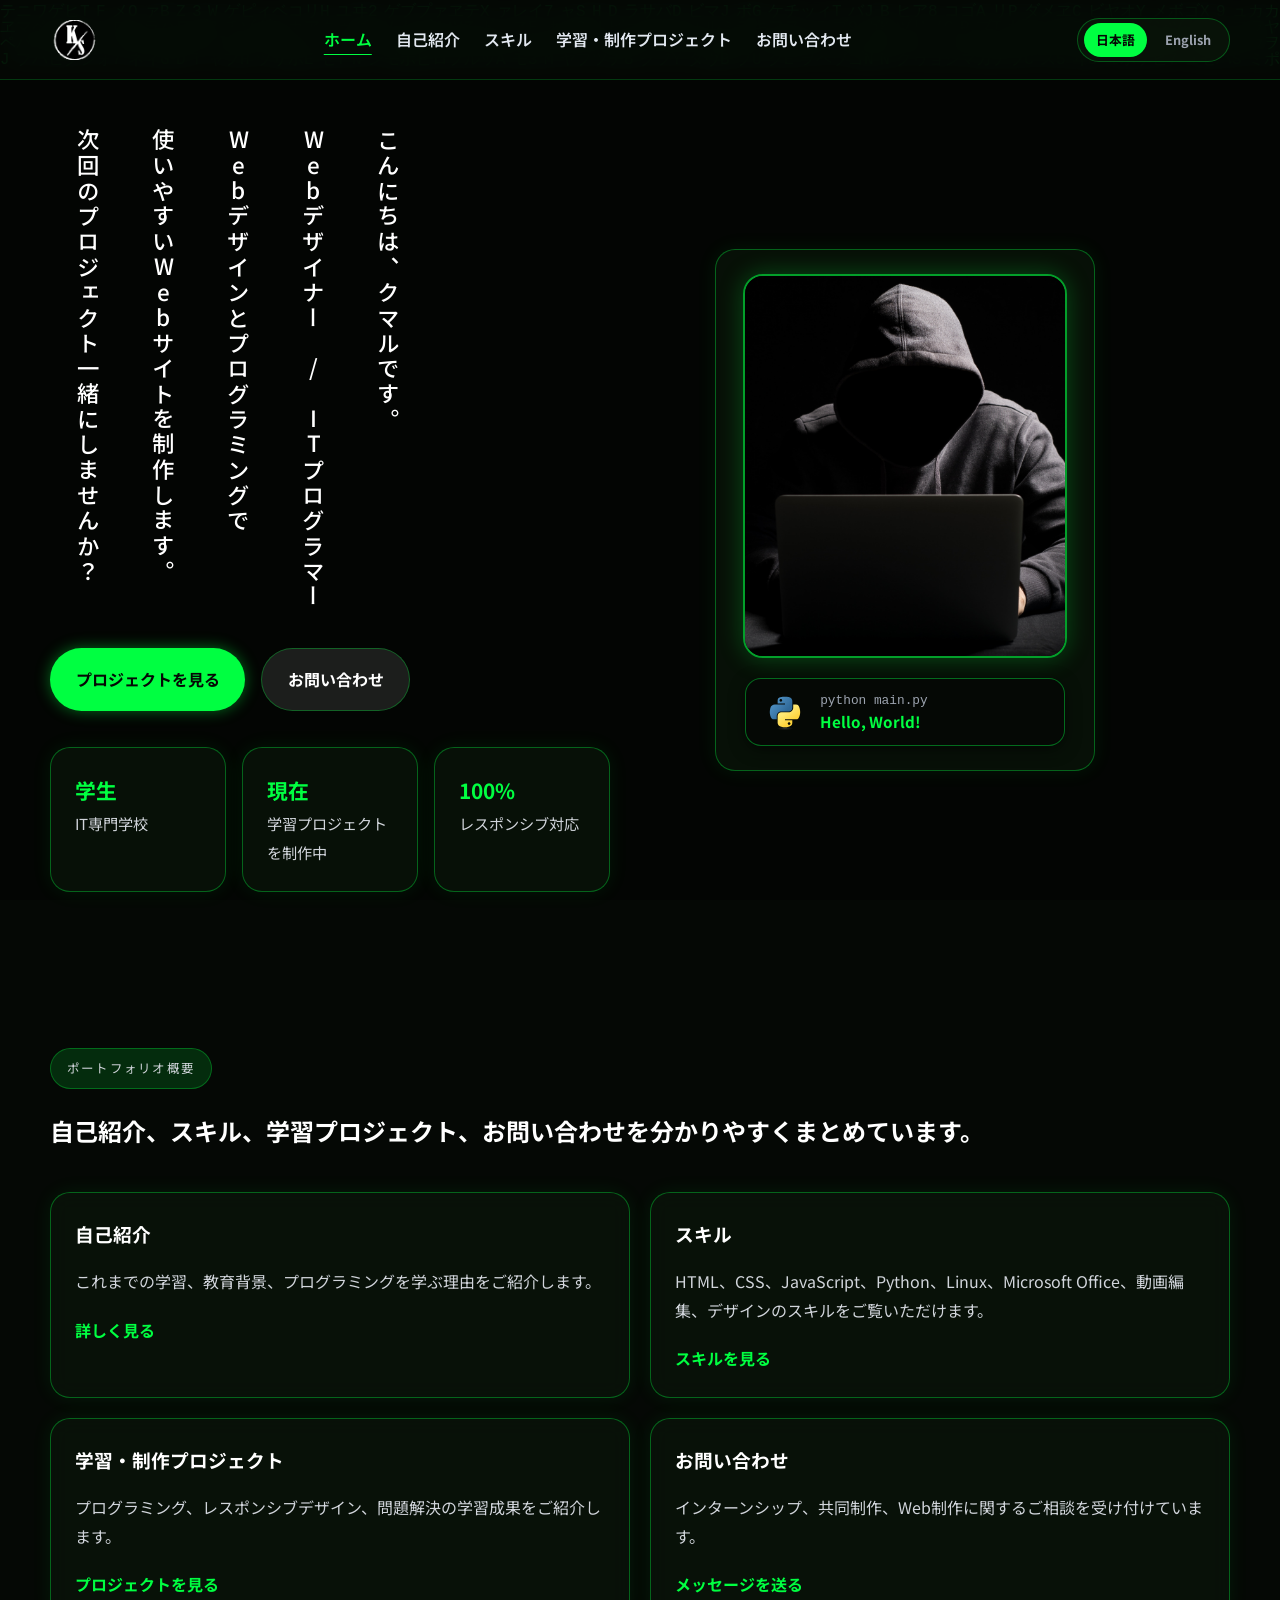
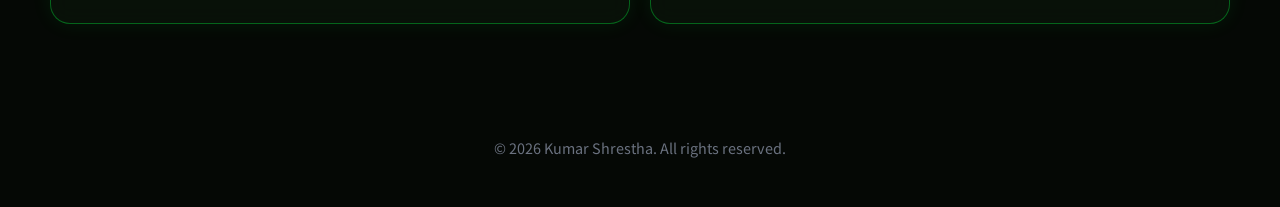
<file: index.html>
<!DOCTYPE html>
<html lang="ja">

<head>
  <meta charset="utf-8" />
  <meta content="width=device-width, initial-scale=1.0" name="viewport" />
  <title>Home | Kumar Shrestha</title>
  <link href="images/favicon.png" rel="icon" />
  <link rel="preconnect" href="https://fonts.googleapis.com" />
  <link rel="preconnect" href="https://fonts.gstatic.com" crossorigin />
  <link
    href="https://fonts.googleapis.com/css2?family=Inter:wght@400;500;600;700&family=Noto+Sans+JP:wght@400;500;600;700&display=swap"
    rel="stylesheet" />
  <link href="css/styles.css" rel="stylesheet" />
</head>

<body class="page page-home" data-page="home">
  <!-- Live Matrix Background Canvas -->
  <canvas id="matrix-canvas"></canvas>

  <!-- Navigation Header -->
  <header class="site-header">
    <div class="container header-inner">
      <a class="logo" href="index.html"><img alt="Kumar Shrestha logo" src="images/logo_header.png" /></a>
      <!-- Hamburger Button -->
      <button class="menu-btn" aria-label="Toggle navigation">
        ☰
      </button>

      <nav aria-label="Primary navigation" class="nav-links" data-i18n-aria-label="nav.ariaLabel">
        <a class="active" data-i18n="nav.home" href="index.html">Home</a>
        <a data-i18n="nav.about" href="about.html">About</a>
        <a data-i18n="nav.skills" href="skills.html">Skills</a>
        <a data-i18n="nav.projects" href="projects.html">Learning Projects</a>
        <a data-i18n="nav.contact" href="contact.html">Contact</a>
      </nav>
      <div aria-label="Language selection" class="language-switcher" data-i18n-aria-label="language.ariaLabel">
        <button aria-pressed="false" class="language-button" data-lang="ja" type="button">日本語</button>
        <button aria-pressed="false" class="language-button" data-lang="en" type="button">English</button>
      </div>
    </div>
  </header>

  <main>
    <!-- Hero Section -->
    <section class="hero-section">
      <div class="container hero-grid">

        <!-- Left Copy Side -->
        <div class="hero-copy">
          <div class="hero-vertical-text">
            <p data-i18n="home.hero.greeting">こんにちは、クマルです。</p>
            <p data-i18n="home.hero.role">Webデザイナー / ITプログラマー</p>
            <p data-i18n="home.hero.line1">Webデザインとプログラミングで</p>
            <p data-i18n="home.hero.line2">使いやすいWebサイトを制作します。</p>
            <p data-i18n="home.hero.line3">次回のプロジェクトー緒にしませんか？</p>
          </div>

          <!-- Action Buttons -->
          <div class="hero-actions">
            <a class="button primary" data-i18n="home.viewProjects" href="projects.html">View My Projects</a>
            <a class="button secondary" data-i18n="home.contactMe" href="contact.html">Contact Me</a>
          </div>

          <!-- Quick Stats Cards -->
          <div class="hero-meta">
            <article class="meta-item">
              <strong data-i18n="home.meta.studentTitle">Student</strong>
              <span data-i18n="home.meta.studentText">Vocational School</span>
            </article>
            <article class="meta-item">
              <strong data-i18n="home.meta.currentTitle">Currently</strong>
              <span data-i18n="home.meta.currentText">Learning projects</span>
            </article>
            <article class="meta-item">
              <strong data-i18n="home.meta.responsiveTitle">100%</strong>
              <span data-i18n="home.meta.responsiveText">Responsive design</span>
            </article>
          </div>
        </div>

        <!-- Right Side: Hooded Hacker Profile & Code Badge -->
        <div class="hero-visual">
          <div class="visual-card"
            style="display: flex; flex-direction: column; align-items: center; padding: 1.5rem; width: 100%; max-width: 380px; box-sizing: border-box;">

            <!-- Profile Image -->
            <img alt="Kumar Shrestha" src="images/profile_hooded.jpeg" class="hero-profile-img"
              style="width: 100%; max-width: 320px; height: 380px; object-fit: cover; border-radius: 20px; border: 2px solid rgba(0, 255, 65, 0.6); box-shadow: 0 0 25px rgba(0, 255, 65, 0.25); margin-bottom: 1.25rem;" />

            <!-- Code Badge (Forced Flex Alignment) -->
            <div class="code-badge"
              style="display: flex !important; flex-direction: row !important; align-items: center !important; justify-content: flex-start !important; gap: 1rem !important; width: 100% !important; max-width: 320px !important; padding: 0.85rem 1.25rem !important; border-radius: 16px !important; background: #050805 !important; border: 1px solid rgba(0, 255, 65, 0.4) !important; box-shadow: 0 4px 15px rgba(0, 0, 0, 0.5) !important; box-sizing: border-box !important; position: relative !important; overflow: hidden !important;">

              <!-- Python Logo -->
              <img alt="Python icon" src="images/python_icon.svg"
                style="width: 38px !important; height: 38px !important; min-width: 38px !important; min-height: 38px !important; object-fit: contain !important; flex-shrink: 0 !important; margin: 0 !important;" />

              <!-- Text Container -->
              <div
                style="display: flex !important; flex-direction: column !important; align-items: flex-start !important; justify-content: center !important; text-align: left !important; margin: 0 !important; padding: 0 !important;">
                <p
                  style="margin: 0 !important; padding: 0 !important; color: #9ca3af !important; font-size: 0.8rem !important; font-family: monospace !important; line-height: 1.2 !important; white-space: nowrap !important;">
                  python main.py</p>
                <strong
                  style="margin: 0.25rem 0 0 0 !important; padding: 0 !important; color: #00ff41 !important; font-size: 0.95rem !important; font-weight: 700 !important; line-height: 1.2 !important; white-space: nowrap !important;">Hello,
                  World!</strong>
              </div>

            </div>

          </div>
        </div>

      </div>
    </section>

    <!-- Overview Cards -->
    <section class="section home-overview">
      <div class="container">
        <div class="section-heading">
          <p class="eyebrow" data-i18n="home.overviewEyebrow">Portfolio overview</p>
          <h2 data-i18n="home.overviewTitle">Pages that tell my story, show my skills, learning projects, and make it
            easy to connect.</h2>
        </div>
        <div class="home-feature-grid">
          <article class="home-feature-card">
            <h3 data-i18n="home.card.aboutTitle">About me</h3>
            <p data-i18n="home.card.aboutText">Learn about my journey, education, and what drives my work.</p>
            <a data-i18n="home.card.aboutLink" href="about.html">Learn more</a>
          </article>
          <article class="home-feature-card">
            <h3 data-i18n="home.card.skillsTitle">Skill set</h3>
            <p data-i18n="home.card.skillsText">Review strengths in HTML, CSS, JavaScript, Python, Linux, Microsoft
              Office tools, Video Editing, and Design.</p>
            <a data-i18n="home.card.skillsLink" href="skills.html">View skills</a>
          </article>
          <article class="home-feature-card">
            <h3 data-i18n="home.card.projectsTitle">Learning Projects</h3>
            <p data-i18n="home.card.projectsText">Browse my learning projects that highlight responsive design and real
              problem solving.</p>
            <a data-i18n="home.card.projectsLink" href="projects.html">Explore projects</a>
          </article>
          <article class="home-feature-card">
            <h3 data-i18n="home.card.contactTitle">Contact</h3>
            <p data-i18n="home.card.contactText">Get in touch for collaborations, internships, or freelance web
              work.<br /> Feel free to reach out!</p>
            <a data-i18n="home.card.contactLink" href="contact.html">Send a message</a>
          </article>
        </div>
      </div>
    </section>
  </main>

  <footer class="site-footer">
    <div class="container footer-inner">
      <p data-i18n="footer.copyright">© 2026 Kumar Shrestha. All rights reserved.</p>
    </div>
  </footer>

  <button type="button" id="back-to-top" class="back-to-top" aria-label="Back to top" title="Back to top">↑</button>

  <script src="js/translations.js"></script>
  <script src="js/script.js"></script>
</body>

</html>
</file>
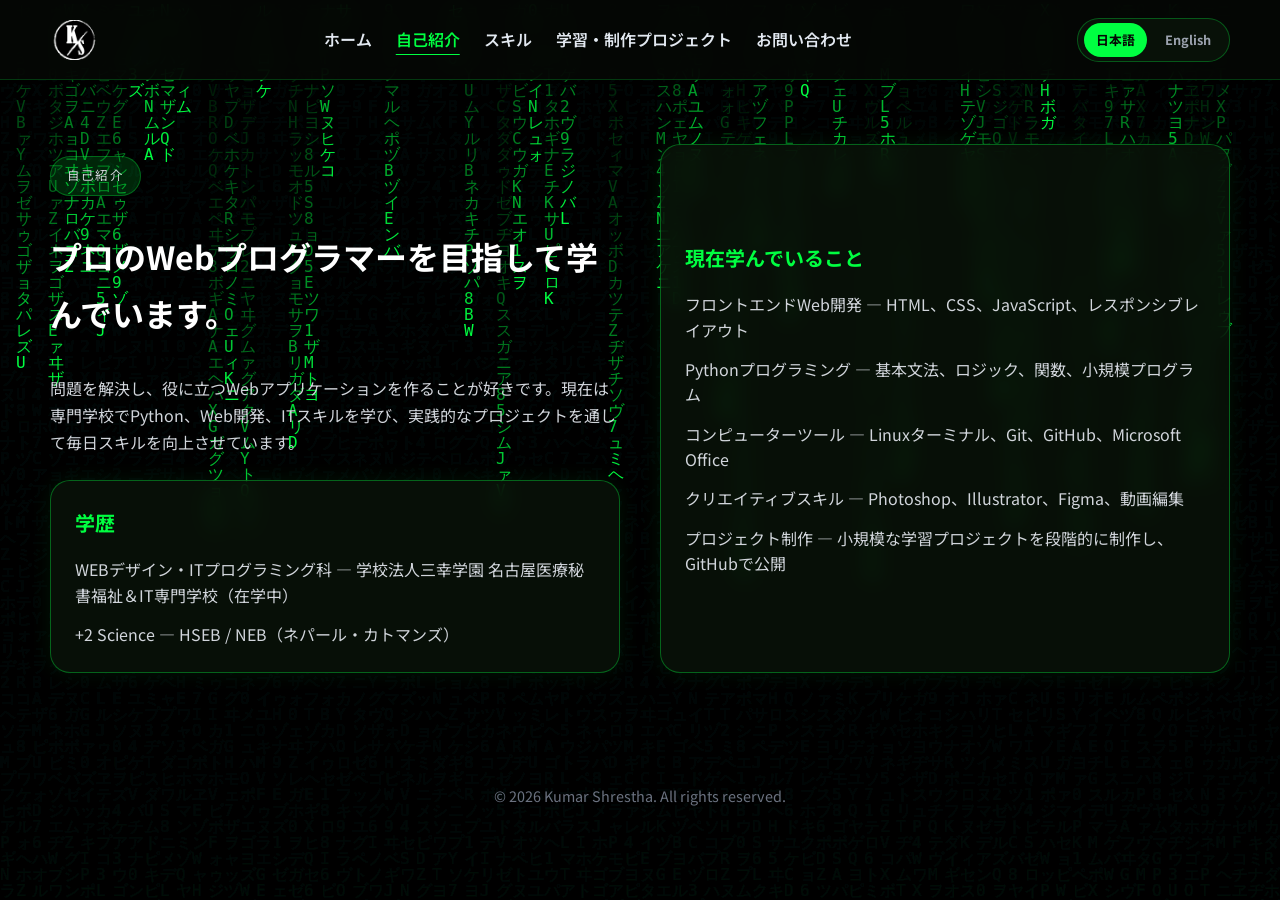
<file: about.html>
<!DOCTYPE html>
<html lang="ja">

<head>
  <meta charset="utf-8" />
  <meta content="width=device-width, initial-scale=1.0" name="viewport" />
  <title>About | Kumar Shrestha</title>
  <link href="images/favicon.png" rel="icon" />
  <link rel="preconnect" href="https://fonts.googleapis.com" />
  <link rel="preconnect" href="https://fonts.gstatic.com" crossorigin />
  <link
    href="https://fonts.googleapis.com/css2?family=Inter:wght@400;500;600;700&family=Noto+Sans+JP:wght@400;500;600;700&display=swap"
    rel="stylesheet" />
  <link href="css/styles.css" rel="stylesheet" />
</head>

<body class="page page-about" data-page="about">
  <canvas id="matrix-canvas"></canvas>

  <header class="site-header">
    <div class="container header-inner">
      <a class="logo" href="index.html"><img alt="KS logo" src="images/logo_header.png" /></a>
      <!-- Hamburger Button -->
      <button class="menu-btn" aria-label="Toggle navigation">
        ☰
      </button>
<nav aria-label="Primary navigation" class="nav-links" data-i18n-aria-label="nav.ariaLabel">
        <a data-i18n="nav.home" href="index.html">Home</a>
        <a class="active" data-i18n="nav.about" href="about.html">About</a>
        <a data-i18n="nav.skills" href="skills.html">Skills</a>
        <a data-i18n="nav.projects" href="projects.html">Learning Projects</a>
        <a data-i18n="nav.contact" href="contact.html">Contact</a>
      </nav>
      <div aria-label="Language selection" class="language-switcher" data-i18n-aria-label="language.ariaLabel">
        <button aria-pressed="false" class="language-button" data-lang="ja" type="button">日本語</button>
        <button aria-pressed="false" class="language-button" data-lang="en" type="button">English</button>
      </div>
    </div>
  </header>

  <main>
    <section class="section about-section">
      <div class="container about-grid">

        <!-- Left Column: Intro + Education -->
        <div class="about-text">
          <p class="eyebrow" data-i18n="about.eyebrow">About Me</p>
          <h1 data-i18n="about.title">プロのWebプログラマーを目指して学んでいます。</h1>
          <p data-i18n="about.intro">
            問題を解決し、役に立つWebアプリケーションを作ることが好きです。現在は専門学校で Python、Web開発、ITスキルを学び、実践的なプロジェクトを通して毎日スキルを向上させています。
          </p>

          <!-- Moved Education Card to Left Column -->
          <article class="info-card education-card">
            <h3 data-i18n="about.educationTitle">学歴</h3>
            <ul>
              <li data-i18n="about.educationSchool">WEBデザイン・ITプログラミング科 — 学校法人三幸学園 名古屋医療秘書福祉＆IT専門学校（在学中）</li>
              <li data-i18n="about.educationNepal">+2 Science — HSEB / NEB（ネパール・カトマンズ）</li>
            </ul>
          </article>
        </div>

        <!-- Right Column: Currently Learning Only -->
        <div class="cards-grid">
          <article class="info-card learning-card">
            <h3 data-i18n="about.learningTitle">現在学んでいること</h3>
            <ul>
              <li data-i18n="about.learningFrontend">フロントエンドWeb開発 — HTML、CSS、JavaScript、レスポンシブレイアウト</li>
              <li data-i18n="about.learningPython">Pythonプログラミング — 基本文法、ロジック、関数、小規模プログラム</li>
              <li data-i18n="about.learningTools">コンピューターツール — Linuxターミナル、Git、GitHub、Microsoft Office</li>
              <li data-i18n="about.learningCreative">クリエイティブスキル — Photoshop、Illustrator、Figma、動画編集</li>
              <li data-i18n="about.learningProjects">プロジェクト制作 — 小規模な学習プロジェクトを段階的に制作し、GitHubで公開</li>
            </ul>
          </article>
        </div>

      </div>
    </section>
  </main>

  <footer class="site-footer">
    <div class="container footer-inner">
      <p data-i18n="footer.copyright">© 2026 Kumar Shrestha. All rights reserved.</p>
    </div>
  </footer>

  <button type="button" id="back-to-top" class="back-to-top" aria-label="Back to top" title="Back to top">↑</button>

  <script src="js/translations.js"></script>
  <script src="js/script.js"></script>
</body>

</html>
</file>
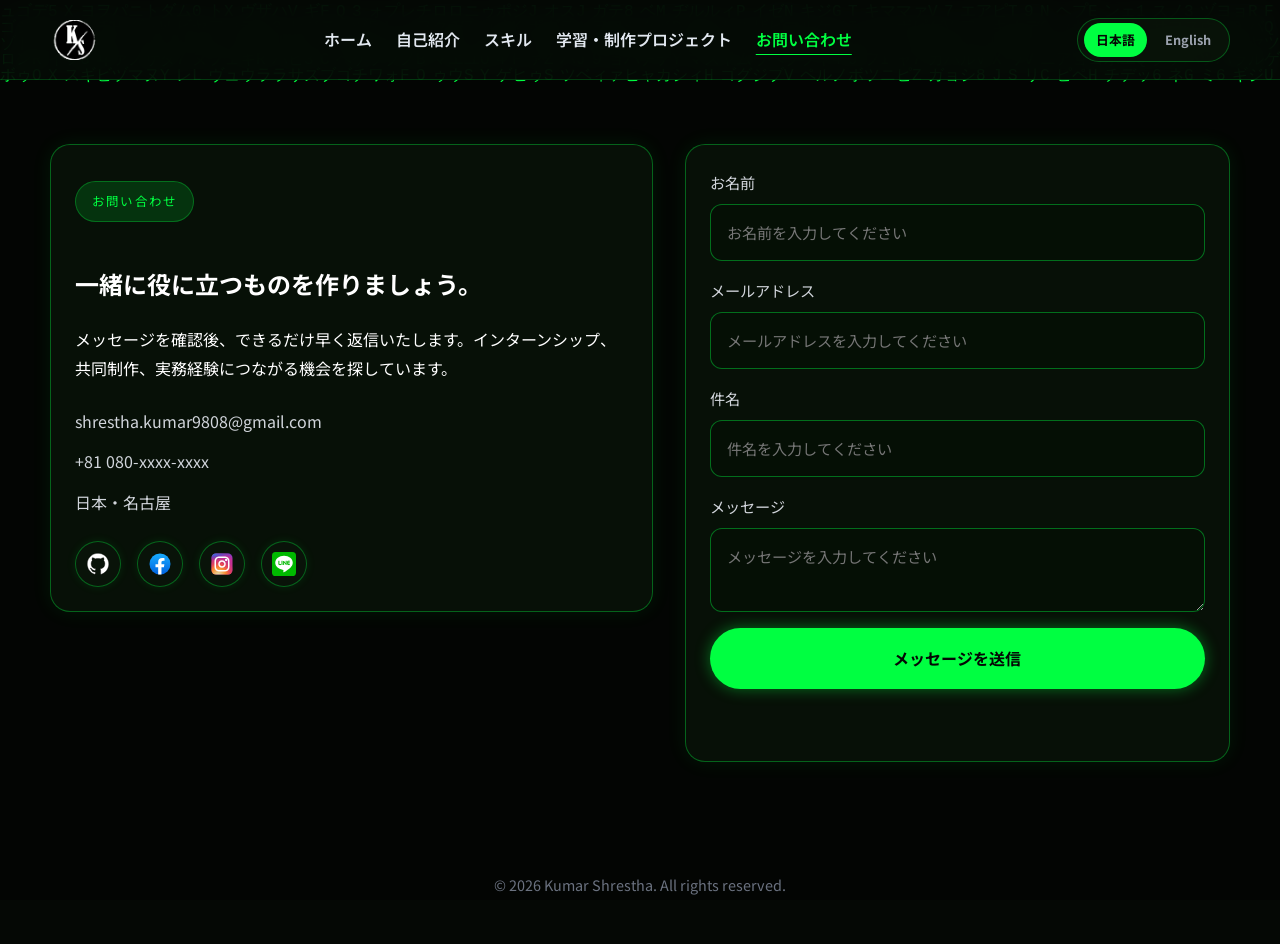
<file: contact.html>
<!DOCTYPE html>
<html lang="ja">

<head>
  <meta charset="utf-8" />
  <meta content="width=device-width, initial-scale=1.0" name="viewport" />
  <title>Contact | Kumar Shrestha</title>
  <link href="images/favicon.png" rel="icon" />
  <link rel="preconnect" href="https://fonts.googleapis.com" />
  <link rel="preconnect" href="https://fonts.gstatic.com" crossorigin />
  <link
    href="https://fonts.googleapis.com/css2?family=Inter:wght@400;500;600;700&family=Noto+Sans+JP:wght@400;500;600;700&display=swap"
    rel="stylesheet" />
  <link href="css/styles.css" rel="stylesheet" />
</head>

<body class="page page-contact" data-page="contact">
  <canvas id="matrix-canvas"></canvas>

  <header class="site-header">
    <div class="container header-inner">
      <a class="logo" href="index.html"><img alt="KS logo" src="images/logo_header.png" /></a>

      <!-- Hamburger Button -->
      <button class="menu-btn" aria-label="Toggle navigation">
        ☰
      </button>

      <nav aria-label="Primary navigation" class="nav-links" data-i18n-aria-label="nav.ariaLabel">
        <a data-i18n="nav.home" href="index.html">Home</a>
        <a data-i18n="nav.about" href="about.html">About</a>
        <a data-i18n="nav.skills" href="skills.html">Skills</a>
        <a data-i18n="nav.projects" href="projects.html">Learning Projects</a>
        <a class="active" data-i18n="nav.contact" href="contact.html">Contact</a>
      </nav>
      <div aria-label="Language selection" class="language-switcher" data-i18n-aria-label="language.ariaLabel">
        <button aria-pressed="false" class="language-button" data-lang="ja" type="button">日本語</button>
        <button aria-pressed="false" class="language-button" data-lang="en" type="button">English</button>
      </div>
    </div>
  </header>

  <main>
    <section class="section contact-section">
      <div class="container contact-grid">
        <div class="contact-panel">
          <p class="eyebrow" data-i18n="contact.eyebrow">Get in touch</p>
          <h1 data-i18n="contact.title">Let’s build something great together.</h1>
          <p data-i18n="contact.intro">
            Send a message and I’ll reply as soon as possible. I’m available for freelance work, internships, and
            collaborations.
          </p>
          <ul class="contact-list">
            <li>shrestha.kumar9808@gmail.com</li>
            <li>+81 080-xxxx-xxxx</li>
            <li data-i18n="contact.location">Nagoya, Japan</li>
          </ul>
          <div class="social-links">
            <a aria-label="GitHub" href="https://github.com/s1oadkl" target="_blank"><img alt="GitHub"
                src="images/github_icon.svg" /></a>
            <a aria-label="Facebook" href="https://www.facebook.com/YOUR-FACEBOOK-USERNAME" target="_blank"><img
                alt="Facebook" src="images/facebook_icon.svg" /></a>
            <a aria-label="Instagram" href="https://www.instagram.com/YOUR-INSTAGRAM-USERNAME" target="_blank"><img
                alt="Instagram" src="images/instagram_icon.svg" /></a>
            <a aria-label="LINE" href="https://line.me/ti/p/YOUR-LINE-ID" target="_blank"><img alt="LINE"
                src="images/line_icon.svg" /></a>
          </div>
        </div>

        <form id="contact-form" class="contact-form" action="https://formspree.io/f/xbdnkywj" method="POST">
          <label>
            <span data-i18n="contact.name">Name</span>
            <input type="text" name="name" placeholder="Your Name" data-i18n-placeholder="contact.namePlaceholder"
              autocomplete="name" required />
          </label>
          <label>
            <span data-i18n="contact.email">Email</span>
            <input type="email" name="email" placeholder="Your Email" data-i18n-placeholder="contact.emailPlaceholder"
              autocomplete="email" required />
          </label>
          <label>
            <span data-i18n="contact.subject">Subject</span>
            <input type="text" name="subject" placeholder="Your Subject"
              data-i18n-placeholder="contact.subjectPlaceholder" required />
          </label>
          <label>
            <span data-i18n="contact.message">Message</span>
            <textarea name="message" placeholder="Your Message" data-i18n-placeholder="contact.messagePlaceholder"
              required></textarea>
          </label>

          <div class="form-honeypot" aria-hidden="true">
            <label>
              Do not fill in this field
              <input type="text" name="_gotcha" tabindex="-1" autocomplete="off" />
            </label>
          </div>

          <button type="submit" class="button primary" data-i18n="contact.send">Send Message</button>
          <p id="form-status" class="form-status" role="status" aria-live="polite"></p>
        </form>
      </div>
    </section>
  </main>

  <footer class="site-footer">
    <div class="container footer-inner">
      <p data-i18n="footer.copyright">© 2026 Kumar Shrestha. All rights reserved.</p>
    </div>
  </footer>

  <button type="button" id="back-to-top" class="back-to-top" aria-label="Back to top" title="Back to top">↑</button>

  <script src="js/translations.js"></script>
  <script src="js/script.js"></script>
</body>

</html>
</file>
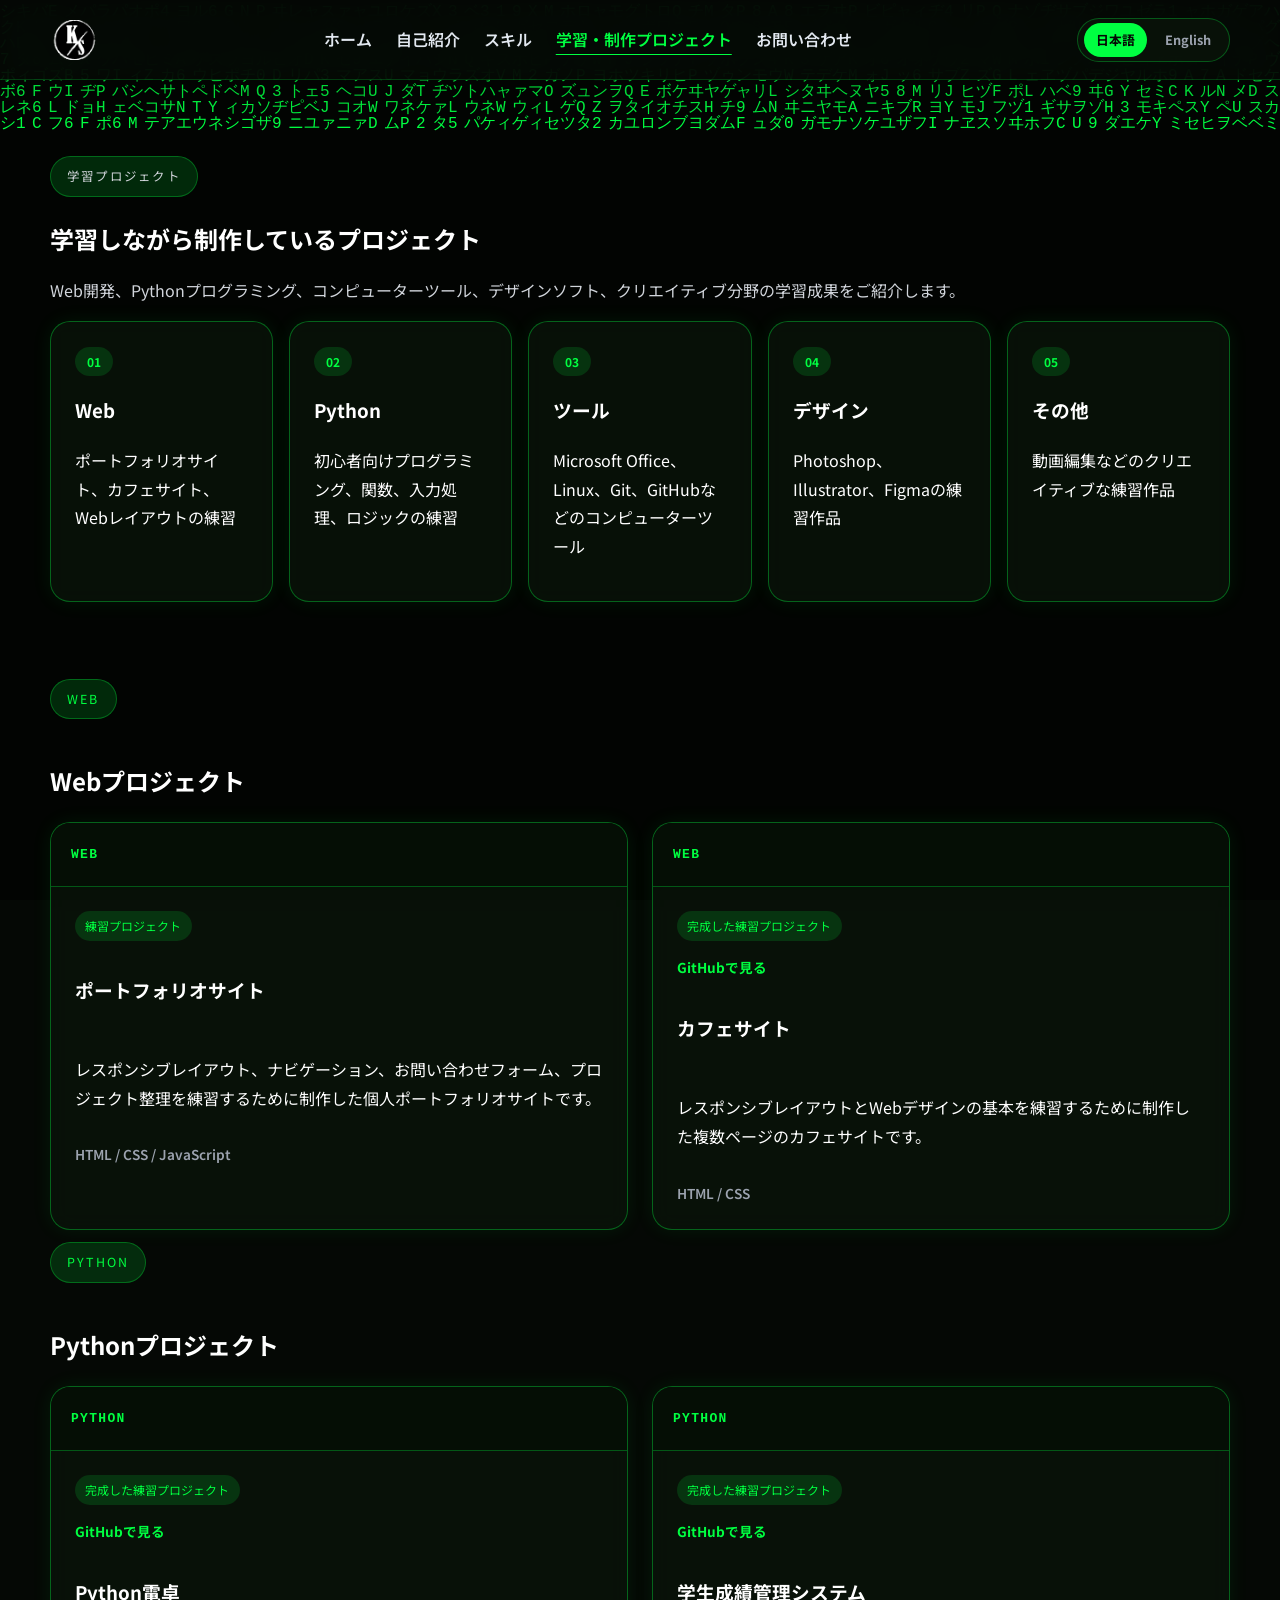
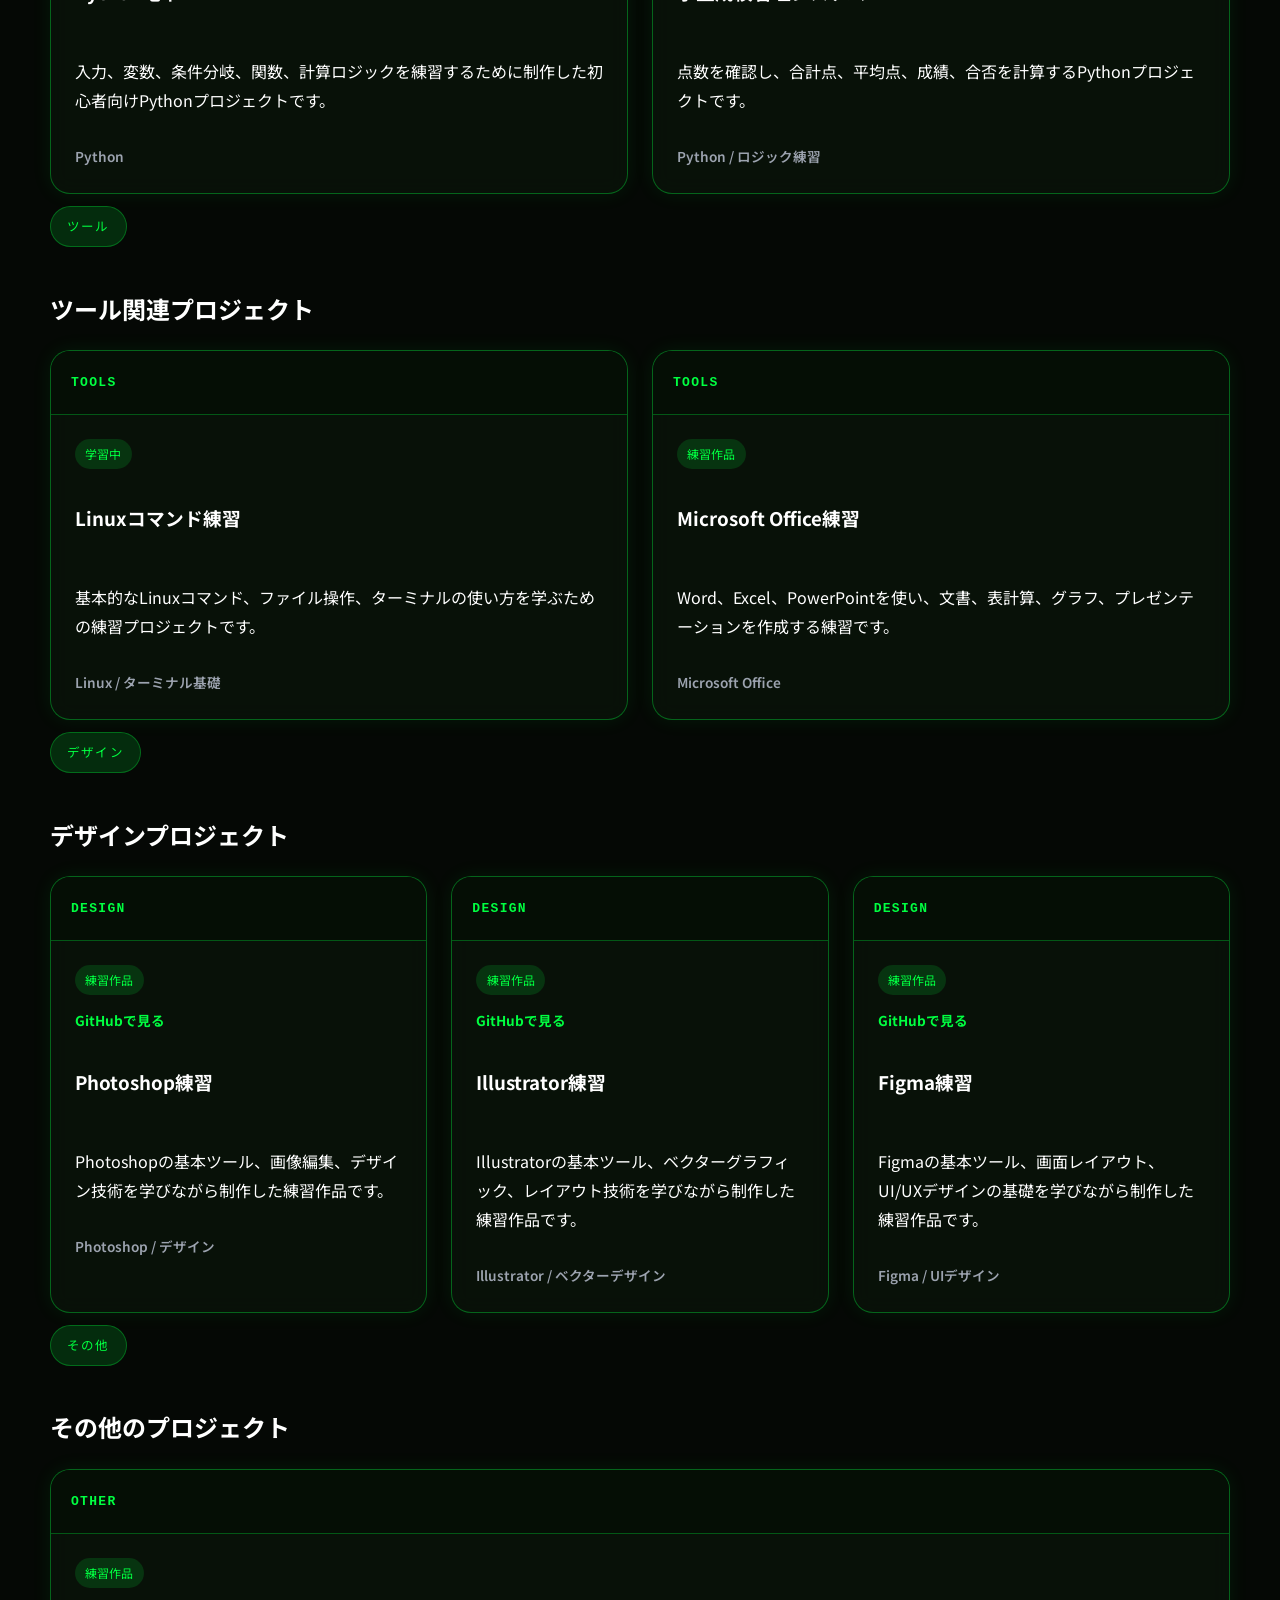
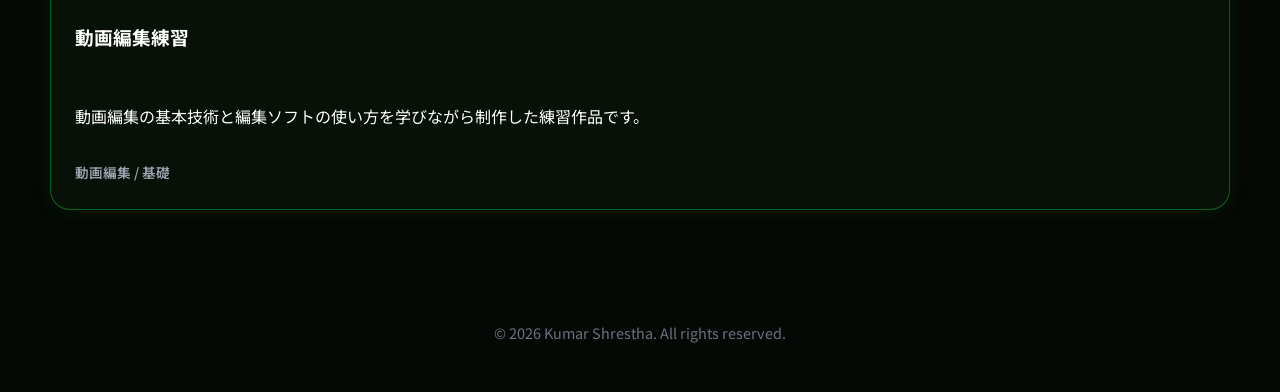
<file: projects.html>
<!DOCTYPE html>
<html lang="ja">

<head>
  <meta charset="utf-8" />
  <meta content="width=device-width, initial-scale=1.0" name="viewport" />
  <title>Learning Projects | Kumar Shrestha</title>
  <link href="images/favicon.png" rel="icon" />
  <link rel="preconnect" href="https://fonts.googleapis.com" />
  <link rel="preconnect" href="https://fonts.gstatic.com" crossorigin />
  <link href="https://fonts.googleapis.com/css2?family=Inter:wght@400;500;600;700&family=Noto+Sans+JP:wght@400;500;600;700&display=swap" rel="stylesheet" />
  <link href="css/styles.css" rel="stylesheet" />
</head>

<body class="page page-projects" data-page="projects">
  <canvas id="matrix-canvas"></canvas>

  <header class="site-header">
    <div class="container header-inner">
      <a class="logo" href="index.html"><img alt="KS logo" src="images/logo_header.png" /></a>
      
      <!-- Hamburger Button -->
      <button class="menu-btn" aria-label="Toggle navigation">
        ☰
      </button>

<nav aria-label="Primary navigation" class="nav-links" data-i18n-aria-label="nav.ariaLabel">
        <a data-i18n="nav.home" href="index.html">Home</a>
        <a data-i18n="nav.about" href="about.html">About</a>
        <a data-i18n="nav.skills" href="skills.html">Skills</a>
        <a class="active" data-i18n="nav.projects" href="projects.html">Learning Projects</a>
        <a data-i18n="nav.contact" href="contact.html">Contact</a>
      </nav>
      <div aria-label="Language selection" class="language-switcher" data-i18n-aria-label="language.ariaLabel">
        <button aria-pressed="false" class="language-button" data-lang="ja" type="button">日本語</button>
        <button aria-pressed="false" class="language-button" data-lang="en" type="button">English</button>
      </div>
    </div>
  </header>

  <main>
    <section class="section projects-section">
      <div class="container">
        <div class="section-heading">
          <p class="eyebrow" data-i18n="projects.eyebrow">Learning Projects</p>
          <h1 data-i18n="projects.title">Projects I’m building while learning.</h1>
          <p data-i18n="projects.intro">
            These projects show my progress in web development, Python programming, computer tools, design software, and creative practice.
          </p>
        </div>

        <div class="category-grid">
          <a class="category-card" href="#web-projects">
            <span>01</span>
            <h3 data-i18n="projects.category.webTitle">Web</h3>
            <p data-i18n="projects.category.webText">Portfolio website, Cafe Website, and web layout practice.</p>
          </a>
          <a class="category-card" href="#python-projects">
            <span>02</span>
            <h3 data-i18n="projects.category.pythonTitle">Python</h3>
            <p data-i18n="projects.category.pythonText">Beginner programming and logic practice.</p>
          </a>
          <a class="category-card" href="#tools-projects">
            <span>03</span>
            <h3 data-i18n="projects.category.toolsTitle">Tools</h3>
            <p data-i18n="projects.category.toolsText">Office, Linux, and useful computer tools.</p>
          </a>
          <a class="category-card" href="#design-projects">
            <span>04</span>
            <h3 data-i18n="projects.category.designTitle">Design</h3>
            <p data-i18n="projects.category.designText">Photoshop, Illustrator, and Figma practice.</p>
          </a>
          <a class="category-card" href="#other-projects">
            <span>05</span>
            <h3 data-i18n="projects.category.otherTitle">Other</h3>
            <p data-i18n="projects.category.otherText">Video editing and creative practice work.</p>
          </a>
        </div>

        <!-- Category Sections -->
        <section class="project-category-section" id="web-projects">
          <div class="category-heading">
            <p class="eyebrow" data-i18n="projects.section.webEyebrow">Web</p>
            <h2 data-i18n="projects.section.webTitle">Web Projects</h2>
          </div>
          <div class="project-grid">
            <article class="project-card">
              <div class="project-preview project-preview-1"><span>WEB</span></div>
              <div class="project-body">
                <span class="project-status" data-i18n="projects.status.practice">Practice Project</span>
                <h3 data-i18n="projects.portfolio.title">Portfolio Website</h3>
                <p data-i18n="projects.portfolio.text">A personal portfolio website created to practice responsive layout, navigation, contact form, and project organization.</p>
                <p class="project-tools" data-i18n="projects.portfolio.tools">HTML / CSS / JavaScript</p>
              </div>
            </article>
            <article class="project-card">
              <div class="project-preview project-preview-1"><span>WEB</span></div>
              <div class="project-body">
                <span class="project-status" data-i18n="projects.status.completed">Completed Practice Project</span>
                <a class="project-link" data-i18n="projects.viewGithub" href="https://github.com/s1oadkl/Cafe-Website" target="_blank">View on GitHub</a>
                <h3 data-i18n="projects.cafe.title">Cafe Website</h3>
                <p data-i18n="projects.cafe.text">A simple cafe website created to practice responsive layout and basic web design principles.</p>
                <p class="project-tools" data-i18n="projects.cafe.tools">HTML / CSS</p>
              </div>
            </article>
          </div>
        </section>

        <section class="project-category-section" id="python-projects">
          <div class="category-heading">
            <p class="eyebrow" data-i18n="projects.section.pythonEyebrow">Python</p>
            <h2 data-i18n="projects.section.pythonTitle">Python Projects</h2>
          </div>
          <div class="project-grid">
            <article class="project-card">
              <div class="project-preview project-preview-2"><span>PYTHON</span></div>
              <div class="project-body">
                <span class="project-status" data-i18n="projects.status.completed">Completed Practice Project</span>
                <a class="project-link" data-i18n="projects.viewGithub" href="https://github.com/s1oadkl/Python_Calculator" target="_blank">View on GitHub</a>
                <h3 data-i18n="projects.calculator.title">Python Calculator</h3>
                <p data-i18n="projects.calculator.text">A beginner Python project created to practice input, variables, conditions, functions, and basic calculation logic.</p>
                <p class="project-tools" data-i18n="projects.calculator.tools">Python</p>
              </div>
            </article>
            <article class="project-card">
              <div class="project-preview project-preview-3"><span>PYTHON</span></div>
              <div class="project-body">
                <span class="project-status" data-i18n="projects.status.completed">Completed Practice Project</span>
                <a class="project-link" data-i18n="projects.viewGithub" href="https://github.com/s1oadkl/student-grade-system" target="_blank">View on GitHub</a>
                <h3 data-i18n="projects.grade.title">Student Grade System</h3>
                <p data-i18n="projects.grade.text">A Python practice project for storing marks and calculating total scores or grades.</p>
                <p class="project-tools" data-i18n="projects.grade.tools">Python / Logic Practice</p>
              </div>
            </article>
          </div>
        </section>

        <section class="project-category-section" id="tools-projects">
          <div class="category-heading">
            <p class="eyebrow" data-i18n="projects.section.toolsEyebrow">Tools</p>
            <h2 data-i18n="projects.section.toolsTitle">Tools Projects</h2>
          </div>
          <div class="project-grid">
            <article class="project-card">
              <div class="project-preview project-preview-4"><span>TOOLS</span></div>
              <div class="project-body">
                <span class="project-status" data-i18n="projects.status.learning">Learning</span>
                <h3 data-i18n="projects.linux.title">Linux Command Practice</h3>
                <p data-i18n="projects.linux.text">A practice project for learning basic Linux commands and terminal usage.</p>
                <p class="project-tools" data-i18n="projects.linux.tools">Linux / Terminal Basics</p>
              </div>
            </article>
            <article class="project-card">
              <div class="project-preview project-preview-5"><span>TOOLS</span></div>
              <div class="project-body">
                <span class="project-status" data-i18n="projects.status.practiceWork">Practice Work</span>
                <h3 data-i18n="projects.office.title">Microsoft Office Report</h3>
                <p data-i18n="projects.office.text">Practice work using Word, Excel, and PowerPoint to create documents, charts, spreadsheets, and presentations.</p>
                <p class="project-tools" data-i18n="projects.office.tools">Microsoft Office / Application</p>
              </div>
            </article>
          </div>
        </section>

        <section class="project-category-section" id="design-projects">
          <div class="category-heading">
            <p class="eyebrow" data-i18n="projects.section.designEyebrow">Design</p>
            <h2 data-i18n="projects.section.designTitle">Design Projects</h2>
          </div>
          <div class="project-grid">
            <article class="project-card">
              <div class="project-preview project-preview-6"><span>DESIGN</span></div>
              <div class="project-body">
                <span class="project-status" data-i18n="projects.status.practiceWork">Practice Work</span>
                <a class="project-link" data-i18n="projects.viewGithub" href="https://github.com/s1oadkl/Design-Projects/tree/main/Photoshop" target="_blank">View on GitHub</a>
                <h3 data-i18n="projects.photoshop.title">Photoshop Practice</h3>
                <p data-i18n="projects.photoshop.text">A practice project for learning basic Photoshop tools and design techniques.</p>
                <p class="project-tools" data-i18n="projects.photoshop.tools">Photoshop / Design</p>
              </div>
            </article>
            <article class="project-card">
              <div class="project-preview project-preview-7"><span>DESIGN</span></div>
              <div class="project-body">
                <span class="project-status" data-i18n="projects.status.practiceWork">Practice Work</span>
                <a class="project-link" data-i18n="projects.viewGithub" href="https://github.com/s1oadkl/Design-Projects/tree/main/Illustrator" target="_blank">View on GitHub</a>
                <h3 data-i18n="projects.illustrator.title">Illustrator Practice</h3>
                <p data-i18n="projects.illustrator.text">A practice project for learning basic Illustrator tools and vector design techniques.</p>
                <p class="project-tools" data-i18n="projects.illustrator.tools">Illustrator / Design</p>
              </div>
            </article>
            <article class="project-card">
              <div class="project-preview project-preview-8"><span>DESIGN</span></div>
              <div class="project-body">
                <span class="project-status" data-i18n="projects.status.practiceWork">Practice Work</span>
                <a class="project-link" data-i18n="projects.viewGithub" href="https://github.com/s1oadkl/Design-Projects/tree/main/Figma" target="_blank">View on GitHub</a>
                <h3 data-i18n="projects.figma.title">Figma Practice</h3>
                <p data-i18n="projects.figma.text">A practice project for learning basic Figma tools and UI/UX design techniques.</p>
                <p class="project-tools" data-i18n="projects.figma.tools">Figma / UI Design</p>
              </div>
            </article>
          </div>
        </section>

        <section class="project-category-section" id="other-projects">
          <div class="category-heading">
            <p class="eyebrow" data-i18n="projects.section.otherEyebrow">Other</p>
            <h2 data-i18n="projects.section.otherTitle">Other Projects</h2>
          </div>
          <div class="project-grid">
            <article class="project-card">
              <div class="project-preview project-preview-9"><span>OTHER</span></div>
              <div class="project-body">
                <span class="project-status" data-i18n="projects.status.practiceWork">Practice Work</span>
                <h3 data-i18n="projects.video.title">Video Editing Practice</h3>
                <p data-i18n="projects.video.text">A practice project for learning basic video editing techniques and software usage.</p>
                <p class="project-tools" data-i18n="projects.video.tools">Video Editing / Basics</p>
              </div>
            </article>
          </div>
        </section>
      </div>
    </section>
  </main>

  <footer class="site-footer">
    <div class="container footer-inner">
      <p data-i18n="footer.copyright">© 2026 Kumar Shrestha. All rights reserved.</p>
    </div>
  </footer>

  <button type="button" id="back-to-top" class="back-to-top" aria-label="Back to top" title="Back to top">↑</button>

  <script src="js/translations.js"></script>
  <script src="js/script.js"></script>
</body>

</html>
</file>
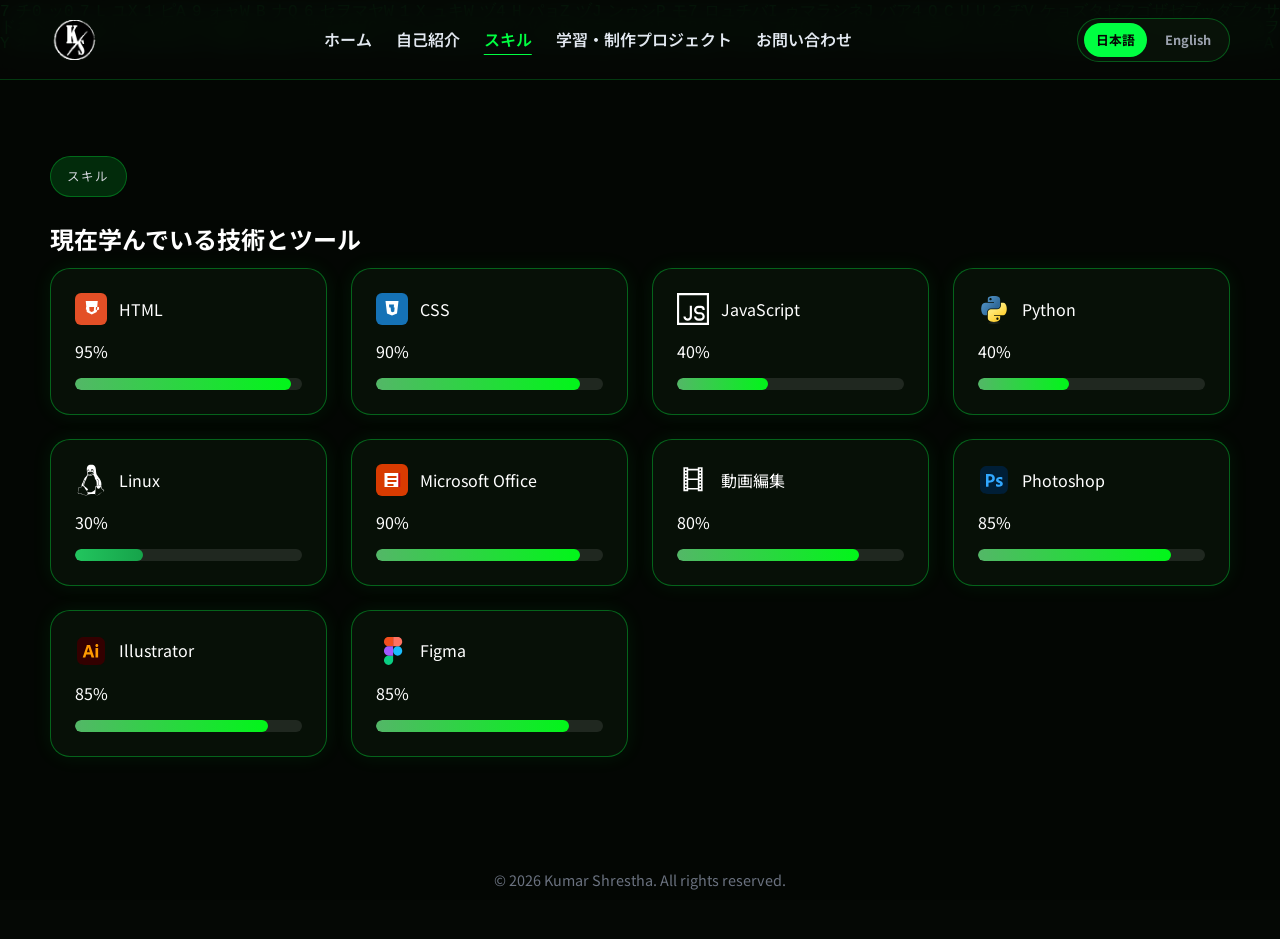
<file: skills.html>
<!DOCTYPE html>
<html lang="ja">

<head>
  <meta charset="utf-8" />
  <meta content="width=device-width, initial-scale=1.0" name="viewport" />
  <title>Skills | Kumar Shrestha</title>
  <link href="images/favicon.png" rel="icon" />
  <link rel="preconnect" href="https://fonts.googleapis.com" />
  <link rel="preconnect" href="https://fonts.gstatic.com" crossorigin />
  <link href="https://fonts.googleapis.com/css2?family=Inter:wght@400;500;600;700&family=Noto+Sans+JP:wght@400;500;600;700&display=swap" rel="stylesheet" />
  <link href="css/styles.css" rel="stylesheet" />
</head>

<body class="page page-skills" data-page="skills">
  <canvas id="matrix-canvas"></canvas>

  <header class="site-header">
    <div class="container header-inner">
      <a class="logo" href="index.html"><img alt="KS logo" src="images/logo_header.png" /></a>
      
      <!-- Hamburger Button -->
      <button class="menu-btn" aria-label="Toggle navigation">
        ☰
      </button>
<nav aria-label="Primary navigation" class="nav-links" data-i18n-aria-label="nav.ariaLabel">
        <a data-i18n="nav.home" href="index.html">Home</a>
        <a data-i18n="nav.about" href="about.html">About</a>
        <a class="active" data-i18n="nav.skills" href="skills.html">Skills</a>
        <a data-i18n="nav.projects" href="projects.html">Learning Projects</a>
        <a data-i18n="nav.contact" href="contact.html">Contact</a>
      </nav>
      <div aria-label="Language selection" class="language-switcher" data-i18n-aria-label="language.ariaLabel">
        <button aria-pressed="false" class="language-button" data-lang="ja" type="button">日本語</button>
        <button aria-pressed="false" class="language-button" data-lang="en" type="button">English</button>
      </div>
    </div>
  </header>

  <main>
    <section class="section skills-section">
      <div class="container">
        <div class="section-heading">
          <p class="eyebrow" data-i18n="skills.eyebrow">My Skills</p>
          <h1 data-i18n="skills.title">Technologies and tools that I am learning.</h1>
        </div>

        <div class="skill-list">
          <div class="skill-row">
            <div class="skill-label">
              <img alt="HTML logo" class="skill-icon" src="images/html_icon.svg" />
              <span>HTML</span>
            </div>
            <span class="skill-value">95%</span>
            <div class="skill-bar"><span class="skill-fill fill-html"></span></div>
          </div>
          <div class="skill-row">
            <div class="skill-label">
              <img alt="CSS logo" class="skill-icon" src="images/css_icon.svg" />
              <span>CSS</span>
            </div>
            <span class="skill-value">90%</span>
            <div class="skill-bar"><span class="skill-fill fill-css"></span></div>
          </div>
          <div class="skill-row">
            <div class="skill-label">
              <img alt="JavaScript logo" class="skill-icon" src="images/js_icon.svg" />
              <span>JavaScript</span>
            </div>
            <span class="skill-value">40%</span>
            <div class="skill-bar"><span class="skill-fill fill-js"></span></div>
          </div>
          <div class="skill-row">
            <div class="skill-label">
              <img alt="Python logo" class="skill-icon" src="images/python_icon.svg" />
              <span>Python</span>
            </div>
            <span class="skill-value">40%</span>
            <div class="skill-bar"><span class="skill-fill fill-python"></span></div>
          </div>
          <div class="skill-row">
            <div class="skill-label">
              <img alt="Linux logo" class="skill-icon" src="images/linux_icon.svg" />
              <span>Linux</span>
            </div>
            <span class="skill-value">30%</span>
            <div class="skill-bar"><span class="skill-fill fill-linux"></span></div>
          </div>
          <div class="skill-row">
            <div class="skill-label">
              <img alt="Office logo" class="skill-icon" src="images/office_icon.svg" />
              <span>Microsoft Office</span>
            </div>
            <span class="skill-value">90%</span>
            <div class="skill-bar"><span class="skill-fill fill-office"></span></div>
          </div>
          <div class="skill-row">
            <div class="skill-label">
              <img alt="Video Editing logo" class="skill-icon" src="images/video_icon.svg" />
              <span data-i18n="skills.videoEditing">Video Editing</span>
            </div>
            <span class="skill-value">80%</span>
            <div class="skill-bar"><span class="skill-fill fill-video"></span></div>
          </div>
          <div class="skill-row">
            <div class="skill-label">
              <img alt="Photoshop logo" class="skill-icon" src="images/photoshop_icon.svg" />
              <span>Photoshop</span>
            </div>
            <span class="skill-value">85%</span>
            <div class="skill-bar"><span class="skill-fill fill-photoshop"></span></div>
          </div>
          <div class="skill-row">
            <div class="skill-label">
              <img alt="Illustrator logo" class="skill-icon" src="images/illustrator_icon.svg" />
              <span>Illustrator</span>
            </div>
            <span class="skill-value">85%</span>
            <div class="skill-bar"><span class="skill-fill fill-illustrator"></span></div>
          </div>
          <div class="skill-row">
            <div class="skill-label">
              <img alt="Figma logo" class="skill-icon" src="images/figma_icon.svg" />
              <span>Figma</span>
            </div>
            <span class="skill-value">85%</span>
            <div class="skill-bar"><span class="skill-fill fill-figma"></span></div>
          </div>
        </div>
      </div>
    </section>
  </main>

  <footer class="site-footer">
    <div class="container footer-inner">
      <p data-i18n="footer.copyright">© 2026 Kumar Shrestha. All rights reserved.</p>
    </div>
  </footer>

  <button type="button" id="back-to-top" class="back-to-top" aria-label="Back to top" title="Back to top">↑</button>

  <script src="js/translations.js"></script>
  <script src="js/script.js"></script>
</body>

</html>
</file>
<file: css/styles.css>
/* ==========================================================================
   PORTFOLIO WEBSITE STYLESHEET (MATRIX THEME)
   Author: Kumar Shrestha
   Description: Unified dark matrix aesthetic with glassmorphism cards,
                Japanese vertical layout support, and responsive grid layouts.
   ========================================================================== */

/* --------------------------------------------------
   1. Global Settings & Root Variables
-------------------------------------------------- */
:root {
  color-scheme: dark;
  background-color: #050805;
  font-family: "Inter", "Noto Sans JP", system-ui, -apple-system, BlinkMacSystemFont, "Segoe UI", sans-serif;
  color: #ffffff;
  scroll-behavior: smooth;
}

html,
body {
  margin: 0;
  padding: 0;
  min-height: 100vh;
  overflow-x: hidden;
  background-color: #050805;
  color: #ffffff;
}

html[lang="en"] body {
  font-family: "Inter", "Noto Sans JP", sans-serif;
  line-height: 1.6;
}

html[lang="ja"] body {
  font-family: "Noto Sans JP", "Inter", sans-serif;
  line-height: 1.8;
}

img {
  max-width: 100%;
  display: block;
}

button,
input,
textarea {
  font: inherit;
}

.container {
  width: min(1180px, calc(100% - 2rem));
  margin: 0 auto;
}

/* --------------------------------------------------
   2. Matrix Canvas Background Engine Layer
-------------------------------------------------- */
#matrix-canvas {
  position: fixed !important;
  top: 0 !important;
  left: 0 !important;
  width: 100vw !important;
  height: 100vh !important;
  z-index: 0 !important;
  pointer-events: none !important;
  display: block !important;
}

/* --------------------------------------------------
   3. Fixed Header & Primary Navigation
-------------------------------------------------- */
.site-header {
  position: fixed;
  top: 0;
  left: 0;
  width: 100%;
  background: rgba(5, 8, 5, 0.85);
  backdrop-filter: blur(12px);
  -webkit-backdrop-filter: blur(12px);
  border-bottom: 1px solid rgba(0, 255, 65, 0.2);
  z-index: 10000;
}

main,
.site-footer {
  position: relative;
  z-index: 1000;
}

main {
  padding-top: 80px;
  /* Offset for fixed header */
}

.header-inner {
  display: flex;
  flex-direction: row;
  align-items: center;
  justify-content: space-between;
  position: relative;
  padding: 0.8rem 0;
  gap: 0.5rem;
}

.logo {
  display: flex;
  align-items: center;
}

.logo img {
  display: block;
  max-height: 40px;
  width: auto;
}

/* Language Switcher Styling */
.language-switcher {
  display: inline-flex;
  flex-direction: row;
  align-items: center;
  gap: 0.35rem;
  padding: 0.25rem 0.4rem;
  border: 1px solid rgba(0, 255, 65, 0.3);
  border-radius: 999px;
  background: rgba(10, 20, 10, 0.8);
}

.language-button {
  border: none;
  border-radius: 999px;
  padding: 0.35rem 0.75rem;
  background: transparent;
  color: #9ca3af;
  font-size: 0.8rem;
  font-weight: 700;
  cursor: pointer;
  transition: all 180ms ease;
}

.language-button.active {
  background: #00ff41;
  color: #050805;
}

/* Hamburger Button (Mobile Only) */
.menu-btn {
  display: block;
  background: rgba(10, 20, 10, 0.8);
  border: 1px solid rgba(0, 255, 65, 0.4);
  color: #00ff41;
  font-size: 1.4rem;
  cursor: pointer;
  padding: 0.3rem 0.65rem;
  border-radius: 8px;
  position: relative;
  z-index: 10002 !important;
  pointer-events: auto !important;
  line-height: 1;
}

.menu-btn:focus {
  outline: none;
  border-color: #00ff41;
}

/* Mobile Dropdown Navigation */
@media (max-width: 767px) {
  .nav-links {
    display: none;
    flex-direction: column;
    position: absolute;
    top: 100%;
    right: 0;
    width: 220px;
    background: rgba(5, 8, 5, 0.98);
    backdrop-filter: blur(16px);
    -webkit-backdrop-filter: blur(16px);
    border: 1px solid rgba(0, 255, 65, 0.5);
    border-radius: 12px;
    padding: 0.75rem 0;
    box-shadow: 0 10px 30px rgba(0, 0, 0, 0.9);
    z-index: 10001 !important;
    pointer-events: auto !important;
  }

  .nav-links.active {
    display: flex !important;
  }

  .nav-links a {
    color: #ffffff !important;
    text-decoration: none;
    font-weight: 600;
    padding: 0.85rem 1.5rem;
    display: block;
    text-align: left;
    position: relative;
    z-index: 10002 !important;
    pointer-events: auto !important;
    cursor: pointer !important;
    transition: color 180ms ease, background 180ms ease;
  }

  .nav-links a.active,
  .nav-links a:hover {
    color: #00ff41 !important;
    background: rgba(0, 255, 65, 0.15);
  }
}

/* Desktop Navigation Layout */
@media (min-width: 768px) {
  .menu-btn {
    display: none;
  }

  .nav-links {
    display: flex !important;
    flex-direction: row;
    position: static;
    width: auto;
    background: transparent;
    backdrop-filter: none;
    border: none;
    box-shadow: none;
    padding: 0;
    gap: 1.5rem;
  }

  .nav-links a {
    color: #e2e8f0;
    text-decoration: none;
    font-weight: 600;
    padding: 0;
    transition: color 180ms ease;
  }

  .nav-links a.active,
  .nav-links a:hover {
    color: #00ff41;
    text-decoration: underline;
    text-underline-offset: 8px;
    background: transparent;
  }
}

/* --------------------------------------------------
   4. Glassmorphism Card System
-------------------------------------------------- */
.meta-item,
.home-feature-card,
.info-card,
.skill-row,
.project-card,
.category-card,
.contact-panel,
.contact-form,
.visual-card {
  background: rgba(10, 20, 10, 0.75);
  backdrop-filter: blur(10px);
  -webkit-backdrop-filter: blur(10px);
  border: 1px solid rgba(0, 255, 65, 0.35);
  border-radius: 20px;
  box-shadow: 0 0 20px rgba(0, 255, 65, 0.08);
  color: #ffffff;
  padding: 1.5rem;
  transition: transform 180ms ease, border-color 180ms ease, box-shadow 180ms ease;
}

.home-feature-card:hover,
.project-card:hover,
.category-card:hover,
.info-card:hover {
  border-color: rgba(0, 255, 65, 0.8);
  box-shadow: 0 0 25px rgba(0, 255, 65, 0.25);
  transform: translateY(-4px);
}

/* --------------------------------------------------
   5. Hero Section (Home Page)
-------------------------------------------------- */
.hero-section {
  padding: 3rem 0;
  min-height: calc(100vh - 104px);
}

.hero-grid {
  display: grid;
  grid-template-columns: 1fr;
  gap: 2.25rem;
}

.hero-copy {
  max-width: 560px;
  text-align: left;
}

.eyebrow {
  display: inline-flex;
  align-items: center;
  justify-content: center;
  margin-bottom: 1.25rem;
  padding: 0.5rem 1rem;
  border-radius: 999px;
  background: rgba(0, 255, 65, 0.15);
  color: #00ff41;
  border: 1px solid rgba(0, 255, 65, 0.3);
  font-size: 0.78rem;
  letter-spacing: 0.18em;
  text-transform: uppercase;
}

/* Japanese Vertical Writing Mode */
html[lang="ja"] .hero-vertical-text {
  writing-mode: vertical-rl;
  text-orientation: upright;
  height: 380px;
  display: block;
  margin: 0 0 1.5rem 0;
  color: #ffffff;
}

html[lang="ja"] .hero-vertical-text p {
  display: inline-block;
  font-size: 1.15rem;
  font-weight: 500;
  line-height: 1.8;
  letter-spacing: 0.15em;
  margin: 0 0.5rem;
  white-space: nowrap;
}

/* English Horizontal Fallback Layout */
html[lang="en"] .hero-vertical-text {
  writing-mode: horizontal-tb;
  height: auto;
  display: flex;
  flex-direction: column;
  gap: 0.75rem;
  margin-bottom: 2rem;
}

html[lang="en"] .hero-vertical-text p {
  font-size: 1.2rem;
  line-height: 1.6;
  margin: 0;
  white-space: normal;
}

.hero-actions {
  writing-mode: horizontal-tb;
  display: flex;
  flex-wrap: wrap;
  justify-content: flex-start;
  gap: 1rem;
  margin-bottom: 2.25rem;
}

.button {
  display: inline-flex;
  align-items: center;
  justify-content: center;
  padding: 1rem 1.6rem;
  border-radius: 999px;
  font-weight: 700;
  text-decoration: none;
  transition: transform 180ms ease, box-shadow 180ms ease;
}

.button.primary {
  background: #00ff41;
  color: #050805;
  box-shadow: 0 0 15px rgba(0, 255, 65, 0.4);
}

.button.secondary {
  background: rgba(255, 255, 255, 0.1);
  color: #ffffff;
  border: 1px solid rgba(0, 255, 65, 0.3);
}

.hero-meta {
  writing-mode: horizontal-tb;
  display: grid;
  grid-template-columns: 1fr;
  gap: 1rem;
  text-align: left;
}

.meta-item strong {
  display: block;
  font-size: 1.3rem;
  color: #00ff41;
}

.meta-item span {
  color: #d1d5db;
  font-size: 0.95rem;
}

/* --------------------------------------------------
   6. Hero Visual Right Card & Code Badge
-------------------------------------------------- */
.hero-visual,
.visual-card {
  overflow: visible;
}

.hero-visual {
  display: flex;
  justify-content: flex-start;
  width: 100%;
}

.visual-card {
  display: flex;
  flex-direction: column;
  align-items: center;
  justify-content: center;
  padding: 1.5rem;
  width: 100%;
  max-width: 380px;
  box-sizing: border-box;
  margin: 0;
}

.hero-profile-img {
  width: 100%;
  max-width: 320px;
  height: 380px;
  object-fit: cover;
  border-radius: 20px;
  border: 2px solid rgba(0, 255, 65, 0.6);
  box-shadow: 0 0 25px rgba(0, 255, 65, 0.25);
  margin-bottom: 1.25rem;
}

.code-badge {
  display: flex;
  align-items: center;
  gap: 1rem;
  width: 100%;
  box-sizing: border-box;
  padding: 0.85rem 1.25rem;
  border-radius: 16px;
  background: #050805;
  border: 1px solid rgba(0, 255, 65, 0.4);
  box-shadow: 0 4px 15px rgba(0, 0, 0, 0.5);
}

.badge-icon {
  width: 38px;
  height: 38px;
  min-width: 38px;
  min-height: 38px;
  object-fit: contain;
  flex-shrink: 0;
}

.badge-text {
  display: flex;
  flex-direction: column;
}

.badge-text p {
  margin: 0;
  color: #9ca3af;
  font-size: 0.8rem;
  font-family: monospace;
  line-height: 1.2;
}

.badge-text strong {
  margin-top: 0.25rem;
  color: #00ff41;
  font-size: 0.95rem;
  font-weight: 700;
  line-height: 1.2;
}

/* --------------------------------------------------
   7. Generic Section Formatting
-------------------------------------------------- */
.section {
  padding: 4rem 0;
}

.section-heading h1,
.section-heading h2 {
  color: #ffffff;
  margin: 0 0 0.5rem;
}

.section-heading p {
  color: #d1d5db;
}

.home-feature-grid {
  display: grid;
  gap: 1.25rem;
  grid-template-columns: 1fr;
  margin-top: 2.5rem;
}

.home-feature-card h3 {
  margin: 0 0 0.85rem;
  color: #ffffff;
}

.home-feature-card p {
  color: #d1d5db;
  margin-bottom: 1.25rem;
}

.home-feature-card a {
  color: #00ff41;
  font-weight: 700;
  text-decoration: none;
}

/* --------------------------------------------------
   8. About Page Layout
-------------------------------------------------- */
.about-grid {
  display: grid;
  grid-template-columns: 1fr;
  gap: 2.5rem;
}

.about-text {
  display: flex;
  flex-direction: column;
  height: 100%;
}

.about-text .eyebrow {
  align-self: flex-start;
}

.about-text h1 {
  font-size: 2rem;
  margin: 0.5rem 0 1rem;
}

.about-text p {
  color: #d1d5db;
  margin-bottom: 1.5rem;
  line-height: 1.7;
}

.education-card {
  margin-top: auto;
  flex-grow: 1;
  display: flex;
  flex-direction: column;
  justify-content: center;
}

.cards-grid {
  display: flex;
  height: 100%;
}

.learning-card {
  width: 100%;
  height: 100%;
  display: flex;
  flex-direction: column;
  justify-content: center;
  box-sizing: border-box;
}

.info-card h3 {
  color: #00ff41;
  font-size: 1.25rem;
  margin-top: 0;
  margin-bottom: 1rem;
}

.info-card ul {
  list-style: none;
  padding: 0;
  margin: 0;
  display: flex;
  flex-direction: column;
  gap: 0.85rem;
}

.info-card li {
  color: #d1d5db;
  line-height: 1.6;
}

/* --------------------------------------------------
   9. Skills Page & Progress Bars
-------------------------------------------------- */
.skill-list {
  display: grid;
  gap: 1.5rem;
  grid-template-columns: repeat(auto-fit, minmax(240px, 1fr));
}

.skill-row {
  display: grid;
  gap: 0.75rem;
}

.skill-label {
  display: flex;
  align-items: center;
  gap: 12px;
}

.skill-icon {
  width: 32px;
  height: 32px;
  object-fit: contain;
}

.skill-bar {
  height: 12px;
  border-radius: 999px;
  background: rgba(255, 255, 255, 0.1);
  overflow: hidden;
}

.skill-fill {
  display: block;
  height: 100%;
  border-radius: 999px;
}

.fill-html {
  width: 95%;
  background: linear-gradient(90deg, #53b767, #01f619);
}

.fill-css {
  width: 90%;
  background: linear-gradient(90deg, #53b767, #01f619);
}

.fill-js {
  width: 40%;
  background: linear-gradient(90deg, #53b767, #01f619);
}

.fill-python {
  width: 40%;
  background: linear-gradient(90deg, #53b767, #01f619);
}

.fill-linux {
  width: 30%;
  background: linear-gradient(90deg, #22c55e, #16a34a);
}

.fill-office {
  width: 90%;
  background: linear-gradient(90deg, #53b767, #01f619);
}

.fill-video {
  width: 80%;
  background: linear-gradient(90deg, #53b767, #01f619);
}

.fill-photoshop {
  width: 85%;
  background: linear-gradient(90deg, #53b767, #01f619);
}

.fill-illustrator {
  width: 85%;
  background: linear-gradient(90deg, #53b767, #01f619);
}

.fill-figma {
  width: 85%;
  background: linear-gradient(90deg, #53b767, #01f619);
}

/* --------------------------------------------------
   10. Learning Projects Page
-------------------------------------------------- */
.category-grid {
  display: grid;
  grid-template-columns: repeat(auto-fit, minmax(190px, 1fr));
  gap: 1rem;
  margin-bottom: 4rem;
}

.category-card {
  text-decoration: none;
}

.category-card span {
  padding: 0.35rem 0.75rem;
  border-radius: 999px;
  background: rgba(0, 255, 65, 0.15);
  color: #00ff41;
  font-size: 0.75rem;
  font-weight: 700;
}

.project-grid {
  display: grid;
  gap: 1.5rem;
  grid-template-columns: repeat(auto-fit, minmax(260px, 1fr));
}

.project-card {
  padding: 0;
  overflow: hidden;
}

.project-preview {
  padding: 1.25rem;
  font-weight: 700;
  min-height: 20px;
  display: grid;
  align-items: end;
  background: rgba(5, 15, 5, 0.85);
  border-bottom: 1px solid rgba(0, 255, 65, 0.3);
  color: #00ff41;
  font-family: monospace;
  letter-spacing: 0.1em;
  transition: background 180ms ease, border-color 180ms ease;
}

.project-card:hover .project-preview {
  background: rgba(0, 255, 65, 0.1);
  border-bottom-color: rgba(0, 255, 65, 0.7);
}

.project-body {
  padding: 1.5rem;
  display: grid;
  gap: 0.85rem;
}

.project-status {
  padding: 0.25rem 0.65rem;
  border-radius: 999px;
  background: rgba(0, 255, 65, 0.15);
  color: #00ff41;
  font-size: 0.75rem;
  width: fit-content;
}

.project-link {
  color: #00ff41;
  font-size: 0.85rem;
  font-weight: 700;
  text-decoration: none;
}

.project-tools {
  color: #9ca3af;
  font-size: 0.85rem;
  font-weight: 600;
  margin: 0;
}

/* --------------------------------------------------
   11. Contact Form & Panel
-------------------------------------------------- */
.contact-grid {
  display: grid;
  grid-template-columns: 1fr;
  gap: 2rem;
}

.contact-list {
  list-style: none;
  padding: 0;
  margin: 1.5rem 0;
  display: grid;
  gap: 0.75rem;
  color: #d1d5db;
}

.social-links {
  display: flex;
  flex-direction: row;
  align-items: center;
  gap: 1rem;
  margin-top: 1.5rem;
}

.social-links a {
  display: inline-flex;
  align-items: center;
  justify-content: center;
  width: 44px;
  height: 44px;
  border-radius: 50%;
  background: rgba(10, 20, 10, 0.8);
  border: 1px solid rgba(0, 255, 65, 0.35);
  box-shadow: 0 0 10px rgba(0, 255, 65, 0.1);
  transition: transform 180ms ease, border-color 180ms ease, box-shadow 180ms ease;
}

.social-links a:hover {
  transform: translateY(-3px);
  border-color: rgba(0, 255, 65, 0.8);
  box-shadow: 0 0 18px rgba(0, 255, 65, 0.3);
}

.social-links img {
  width: 24px;
  height: 24px;
  object-fit: contain;
}

.contact-form {
  display: grid;
  gap: 1rem;
}

.contact-form label {
  display: grid;
  gap: 0.5rem;
  color: #d1d5db;
  font-size: 0.95rem;
}

.contact-form input,
.contact-form textarea {
  background: rgba(5, 15, 5, 0.8);
  border: 1px solid rgba(0, 255, 65, 0.4);
  color: #ffffff;
  padding: 0.85rem 1rem;
  border-radius: 12px;
}

.contact-form button[type="submit"] {
  background: #00ff41;
  color: #050805;
  border: none;
  padding: 1rem;
  border-radius: 999px;
  font-weight: 700;
  cursor: pointer;
}

.form-status {
  font-weight: 600;
}

.form-status.success {
  color: #00ff41;
}

.form-status.error {
  color: #ef4444;
}

.form-honeypot {
  position: absolute;
  left: -9999px;
}

/* --------------------------------------------------
   12. Footer & Back-To-Top Button
-------------------------------------------------- */
.site-footer {
  padding: 2rem 0;
  text-align: center;
  color: #6b7280;
  font-size: 0.9rem;
}

.back-to-top {
  position: fixed;
  right: 1.5rem;
  bottom: 1.5rem;
  z-index: 10005 !important;
  width: 48px;
  height: 48px;
  border-radius: 50%;
  background: #00ff41;
  color: #050805;
  border: 1px solid rgba(0, 255, 65, 0.6);
  font-size: 1.5rem;
  font-weight: 700;
  cursor: pointer !important;
  pointer-events: auto !important;
  opacity: 0;
  visibility: hidden;
  transition: opacity 200ms ease, visibility 200ms ease, transform 180ms ease;
  box-shadow: 0 0 15px rgba(0, 255, 65, 0.4);
}

.back-to-top.show {
  opacity: 1;
  visibility: visible;
}

.back-to-top:hover {
  transform: translateY(-3px);
  box-shadow: 0 0 25px rgba(0, 255, 65, 0.7);
}

/* --------------------------------------------------
   13. Responsive Media Queries
-------------------------------------------------- */
@media (min-width: 768px) {
  .header-inner {
    padding: 1.1rem 0;
  }

  .hero-meta {
    grid-template-columns: repeat(2, minmax(0, 1fr));
  }

  .home-feature-grid {
    grid-template-columns: repeat(2, minmax(0, 1fr));
  }

  html[lang="ja"] .hero-vertical-text {
    height: 480px;
    margin-bottom: 2.5rem;
  }

  html[lang="ja"] .hero-vertical-text p {
    font-size: 1.4rem;
    line-height: 2.2;
    margin: 0 0.8rem;
  }
}

@media (min-width: 992px) {
  .hero-grid {
    grid-template-columns: 1.1fr 0.9fr;
    align-items: center;
  }

  .about-grid {
    grid-template-columns: 1fr 1fr;
    align-items: stretch;
  }

  .contact-grid {
    grid-template-columns: 1.05fr 0.95fr;
    align-items: start;
  }

  .hero-meta {
    grid-template-columns: repeat(3, minmax(0, 1fr));
  }
}
</file>
